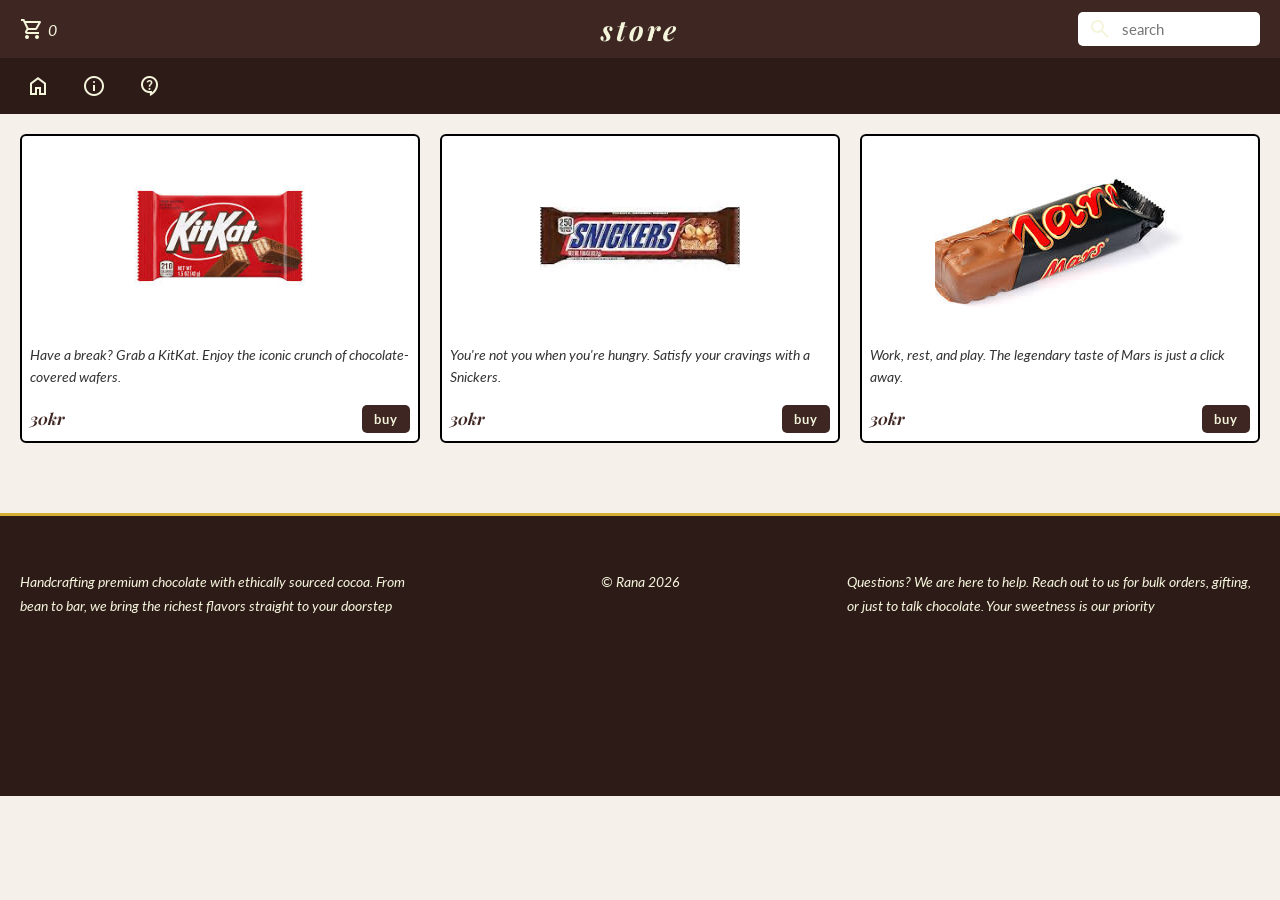
<file: index.html>
<!DOCTYPE html>
<html lang="en">
<head>
    <meta charset="UTF-8">
    <meta name="viewport" content="width=device-width, initial-scale=1.0">
    <title>Chocolate Store</title>
    <link rel="stylesheet" href="css/style.css">
    <link rel="stylesheet" href="https://fonts.googleapis.com/css2?family=Material+Symbols+Outlined" />
    <link rel="apple-touch-icon" sizes="180x180" href="images/apple-touch-icon.png">
    <link rel="icon" type="image/png" sizes="32x32" href="images/favicon-32x32.png">
    <link rel="icon" type="image/png" sizes="16x16" href="images/favicon_io/favicon-16x16.png">
    <link rel="manifest" href="images/site.webmanifest">
</head>

<body>

    <header>
        <h1 id="store">store</h1>

        <a href="html/cart.html" id="icon">
            <span class="material-symbols-outlined">shopping_cart</span>
            <span id="cartcount">0</span>
            <span id="message"></span>
        </a>

        <form onsubmit="searchProduct(event)">
            <div class="search">
                <span class="material-symbols-outlined">search</span>
                <input id="searchInput" class="search-input" type="search" placeholder="search">
            </div>
        </form>
    </header>

    <nav>
        <a href="index.html"><span class="material-symbols-outlined">home</span></a>
        <a href="html/info.html"><span class="material-symbols-outlined">info</span></a>
        <a href="html/contect.html"><span class="material-symbols-outlined">contact_support</span></a>
    </nav>

    <main>
        <div id="kitkat-border">
            <a href="html/kitkat.html">
                <section id="kitkat"></section>
                <p>Have a break? Grab a KitKat. Enjoy the iconic crunch of chocolate-covered wafers.</p>
            </a>
            <div class="buy-section">
                <h3>30kr</h3>
                <button onclick="addToCart('KitKat')">buy</button>
            </div>
        </div>

        <div id="snickers-border">
            <a href="html/snickers.html">
                <section id="snickers"></section>
                <p>You're not you when you're hungry. Satisfy your cravings with a Snickers.</p>
            </a>
            <div class="buy-section">
                <h3>30kr</h3>
                <button onclick="addToCart('snickers')">buy</button>
            </div>
        </div>

        <div id="mars-border">
            <a href="html/mars.html">
                <section id="mars"></section>
                <p>Work, rest, and play. The legendary taste of Mars is just a click away.</p>
            </a>
            <div class="buy-section">
                <h3>30kr</h3>
                <button onclick="addToCart('mars')">buy</button>
            </div>
        </div>
    </main>

    <footer>
        <section>
            <p>Handcrafting premium chocolate with ethically sourced cocoa. From bean to bar, we bring the richest flavors straight to your doorstep</p>
        </section>
        <section>
            <p style="text-align: center">&copy; Rana 2026</p>
        </section>
        <section>
            <p>Questions? We are here to help. Reach out to us for bulk orders, gifting, or just to talk chocolate. Your sweetness is our priority</p>
        </section>
    </footer>

    <script>
        function searchProduct(event) {
            event.preventDefault();
            let input = document.getElementById("searchInput").value.toLowerCase().trim();
            let products = {
                "kitkat":   "html/kitkat.html",
                "snickers": "html/snickers.html",
                "mars":     "html/mars.html"
            };
            if (products[input]) {
                window.location.href = products[input];
            } else {
                alert("Product not found");
            }
        }
    </script>

    <script>
        function getCart() {
            return JSON.parse(localStorage.getItem('chocolateCart') || '[]');
        }

        function saveCart(cart) {
            localStorage.setItem('chocolateCart', JSON.stringify(cart));
        }

        function updateCartDisplay() {
            const cart = getCart();
            document.getElementById("cartcount").innerText = cart.length;
        }

        function addToCart(product) {
            const cart = getCart();
            cart.push(product);
            saveCart(cart);
            updateCartDisplay();
            document.getElementById("message").innerText = product + " added to cart!";
            setTimeout(() => {
                document.getElementById("message").innerText = "";
            }, 2000);
        }

        updateCartDisplay();
    </script>

</body>
</html>
</file>
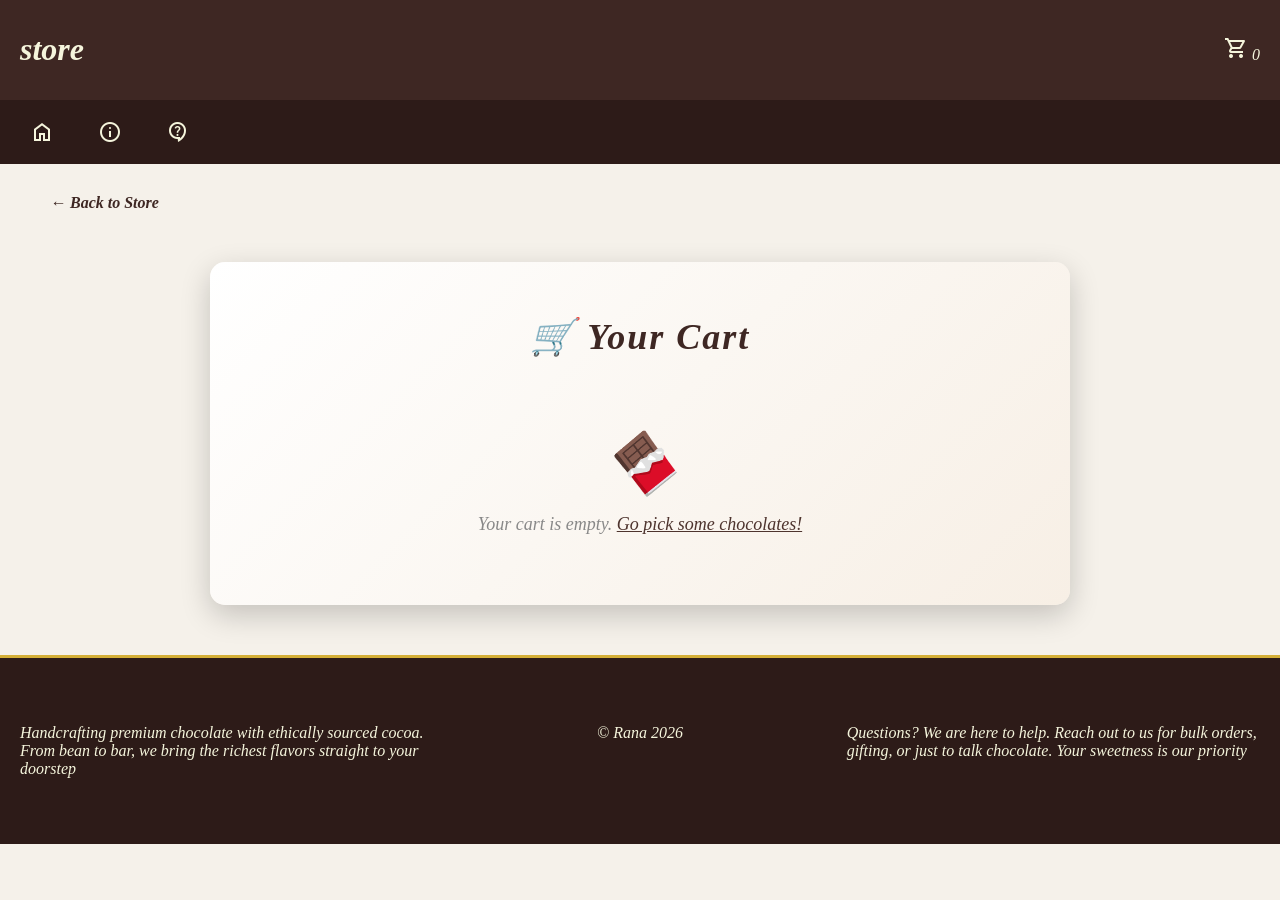
<file: html/cart.html>
<!DOCTYPE html>
<html lang="en">
<head>
    <meta charset="UTF-8">
    <meta name="viewport" content="width=device-width, initial-scale=1.0">
    <title>Your Cart - Chocolate Store</title>
    <link rel="stylesheet" href="../css/cart.css">
    <link rel="stylesheet" href="https://fonts.googleapis.com/css2?family=Material+Symbols+Outlined" />
    <link rel="apple-touch-icon" sizes="180x180" href="../images/apple-touch-icon.png">
    <link rel="icon" type="image/png" sizes="32x32" href="../images/favicon-32x32.png">
    <link rel="icon" type="image/png" sizes="16x16" href="../images/favicon_io/favicon-16x16.png">
    <link rel="manifest" href="../images/site.webmanifest">
</head>
<body>

<header>
    <h1 id="store">store</h1>
    <a href="cart.html" id="icon">
        <span class="material-symbols-outlined">shopping_cart</span>
        <span id="cartcount">0</span>
    </a>
</header>

<nav>
    <a href="../index.html"><span class="material-symbols-outlined">home</span></a>
    <a href="info.html"><span class="material-symbols-outlined">info</span></a>
    <a href="contect.html"><span class="material-symbols-outlined">contact_support</span></a>
</nav>

<a href="../index.html" class="back-link">← Back to Store</a>

<div class="cart-page">
    <h1>🛒 Your Cart</h1>
    <div id="cart-contents"></div>
</div>

<footer>
    <section>
        <p>Handcrafting premium chocolate with ethically sourced cocoa. From bean to bar, we bring the richest flavors straight to your doorstep</p>
    </section>
    <section><p style="text-align: center">&copy; Rana 2026</p></section>
    <section>
        <p>Questions? We are here to help. Reach out to us for bulk orders, gifting, or just to talk chocolate. Your sweetness is our priority</p>
    </section>
</footer>

<script>
    const PRICE = 30;

    const productImages = {
        'KitKat':   '../images/kitkat.jpg',
        'snickers': '../images/snicker.jpg',
        'mars':     '../images/marss.jpg'
    };

    function getCart() {
        return JSON.parse(localStorage.getItem('chocolateCart') || '[]');
    }

    function saveCart(cart) {
        localStorage.setItem('chocolateCart', JSON.stringify(cart));
    }

    function getCartCounts(cart) {
        const counts = {};
        cart.forEach(item => {
            counts[item] = (counts[item] || 0) + 1;
        });
        return counts;
    }

    function renderCart() {
        const cart = getCart();
        const counts = getCartCounts(cart);
        const container = document.getElementById('cart-contents');

        document.getElementById('cartcount').innerText = cart.length;

        if (cart.length === 0) {
            container.innerHTML = `
                <div class="cart-empty">
                    <span>🍫</span>
                    Your cart is empty. <a href="../index.html">Go pick some chocolates!</a>
                </div>`;
            return;
        }

        let html = '';
        let grandTotal = 0;

        Object.entries(counts).forEach(([product, qty]) => {
            const itemTotal = qty * PRICE;
            grandTotal += itemTotal;
            const img = productImages[product] || '';
            html += `
            <div class="cart-item">
                <div class="cart-item-left">
                    <img src="${img}" alt="${product}">
                    <div>
                        <div class="cart-item-name">${product}</div>
                        <div class="cart-item-price">${PRICE} kr each</div>
                    </div>
                </div>
                <div class="cart-item-right">
                    <div class="qty-controls">
                        <button class="qty-btn" onclick="changeQty('${product}', -1)">−</button>
                        <span class="qty-num">${qty}</span>
                        <button class="qty-btn" onclick="changeQty('${product}', 1)">+</button>
                    </div>
                    <div class="item-total">${itemTotal} kr</div>
                    <button class="remove-btn" onclick="removeProduct('${product}')" title="Remove">
                        <span class="material-symbols-outlined">delete</span>
                    </button>
                </div>
            </div>`;
        });

        html += `
        <div class="cart-summary">
            <span class="cart-total-label">Total</span>
            <span class="cart-total-amount">${grandTotal} kr</span>
        </div>
        <button class="checkout-btn" onclick="checkout()">Proceed to Checkout ✓</button>
        <button class="clear-btn" onclick="clearCart()">Clear Cart</button>`;

        container.innerHTML = html;
    }

    function changeQty(product, delta) {
        let cart = getCart();
        if (delta === 1) {
            cart.push(product);
        } else {
            const idx = cart.lastIndexOf(product);
            if (idx !== -1) cart.splice(idx, 1);
        }
        saveCart(cart);
        renderCart();
    }

    function removeProduct(product) {
        let cart = getCart().filter(item => item !== product);
        saveCart(cart);
        renderCart();
    }

    function clearCart() {
        if (confirm('Clear the entire cart?')) {
            saveCart([]);
            renderCart();
        }
    }

    function checkout() {
        alert('Thank you for your order! 🍫');
        saveCart([]);
        renderCart();
    }

    renderCart();
</script>

</body>
</html>
</file>
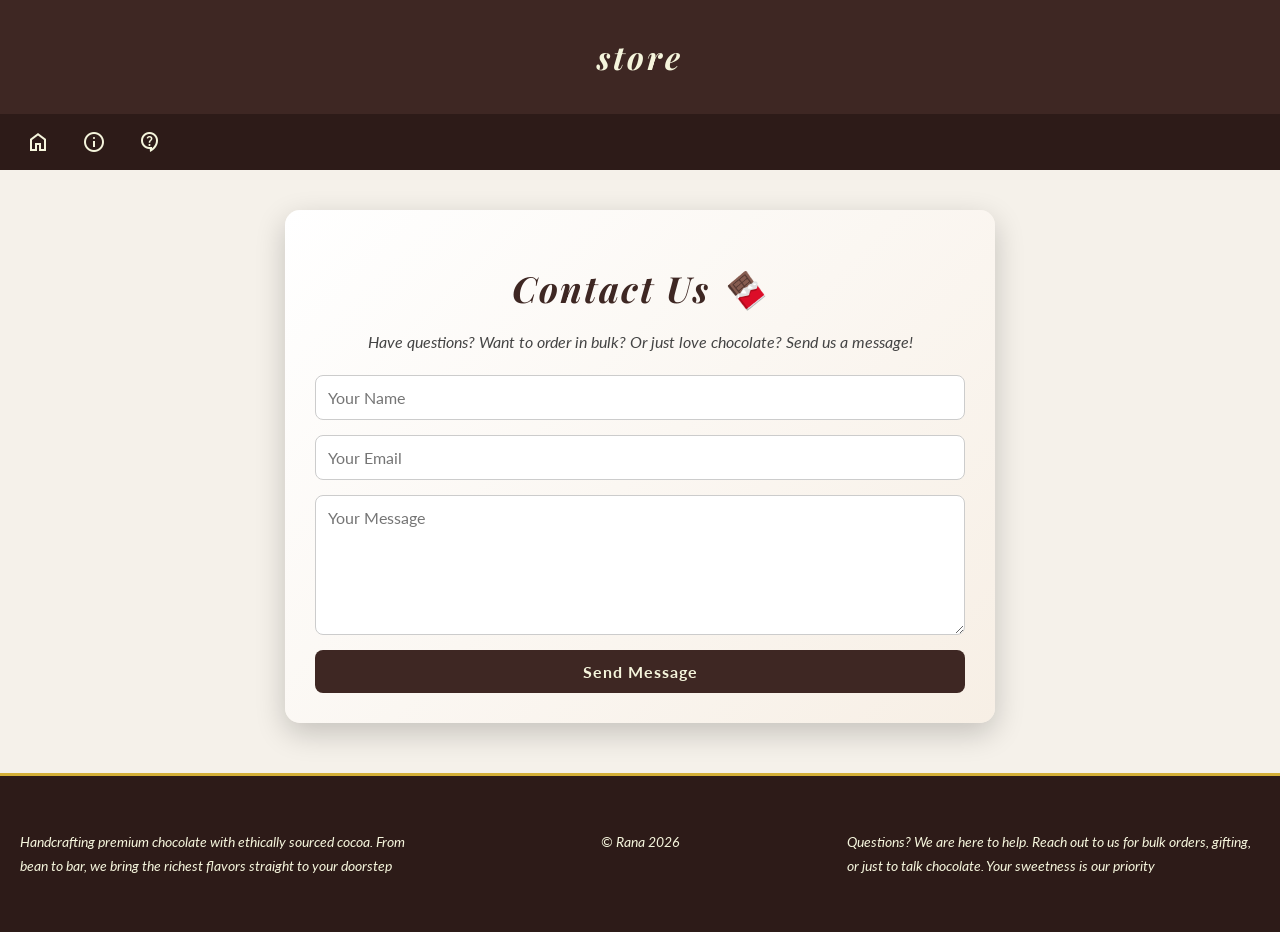
<file: html/contect.html>
<!DOCTYPE html>
<html lang="en">
<head>
    <meta charset="UTF-8">
    <meta name="viewport" content="width=device-width, initial-scale=1.0">
    <title>Contact - Chocolate Store</title>
    <link rel="stylesheet" href="../css/contect.css">
    <link rel="stylesheet" href="https://fonts.googleapis.com/css2?family=Material+Symbols+Outlined" />
    <link rel="apple-touch-icon" sizes="180x180" href="../images/apple-touch-icon.png">
    <link rel="icon" type="image/png" sizes="32x32" href="../images/favicon-32x32.png">
    <link rel="icon" type="image/png" sizes="16x16" href="../images/favicon_io/favicon-16x16.png">
    <link rel="manifest" href="../images/site.webmanifest">
</head>

<body>

<header>
    <h1 id="store">store</h1>
</header>

<nav>
    <a href="../index.html"><span class="material-symbols-outlined">home</span></a>
    <a href="info.html"><span class="material-symbols-outlined">info</span></a>
    <a href="contect.html"><span class="material-symbols-outlined">contact_support</span></a>
</nav>

<main class="contact-page">

    <h1>Contact Us 🍫</h1>

    <p>Have questions? Want to order in bulk? Or just love chocolate? Send us a message!</p>

    <form class="contact-form">
        <input type="text" placeholder="Your Name" required>
        <input type="email" placeholder="Your Email" required>
        <textarea placeholder="Your Message" rows="6" required></textarea>
        <button type="submit">Send Message</button>
    </form>

</main>

<footer>
    <section>
        <p>Handcrafting premium chocolate with ethically sourced cocoa. From bean to bar, we bring the richest flavors straight to your doorstep</p>
    </section>
    <section><p style="text-align: center">&copy; Rana 2026</p></section>
    <section>
        <p>Questions? We are here to help. Reach out to us for bulk orders, gifting, or just to talk chocolate. Your sweetness is our priority</p>
    </section>
</footer>

</body>
</html>
</file>
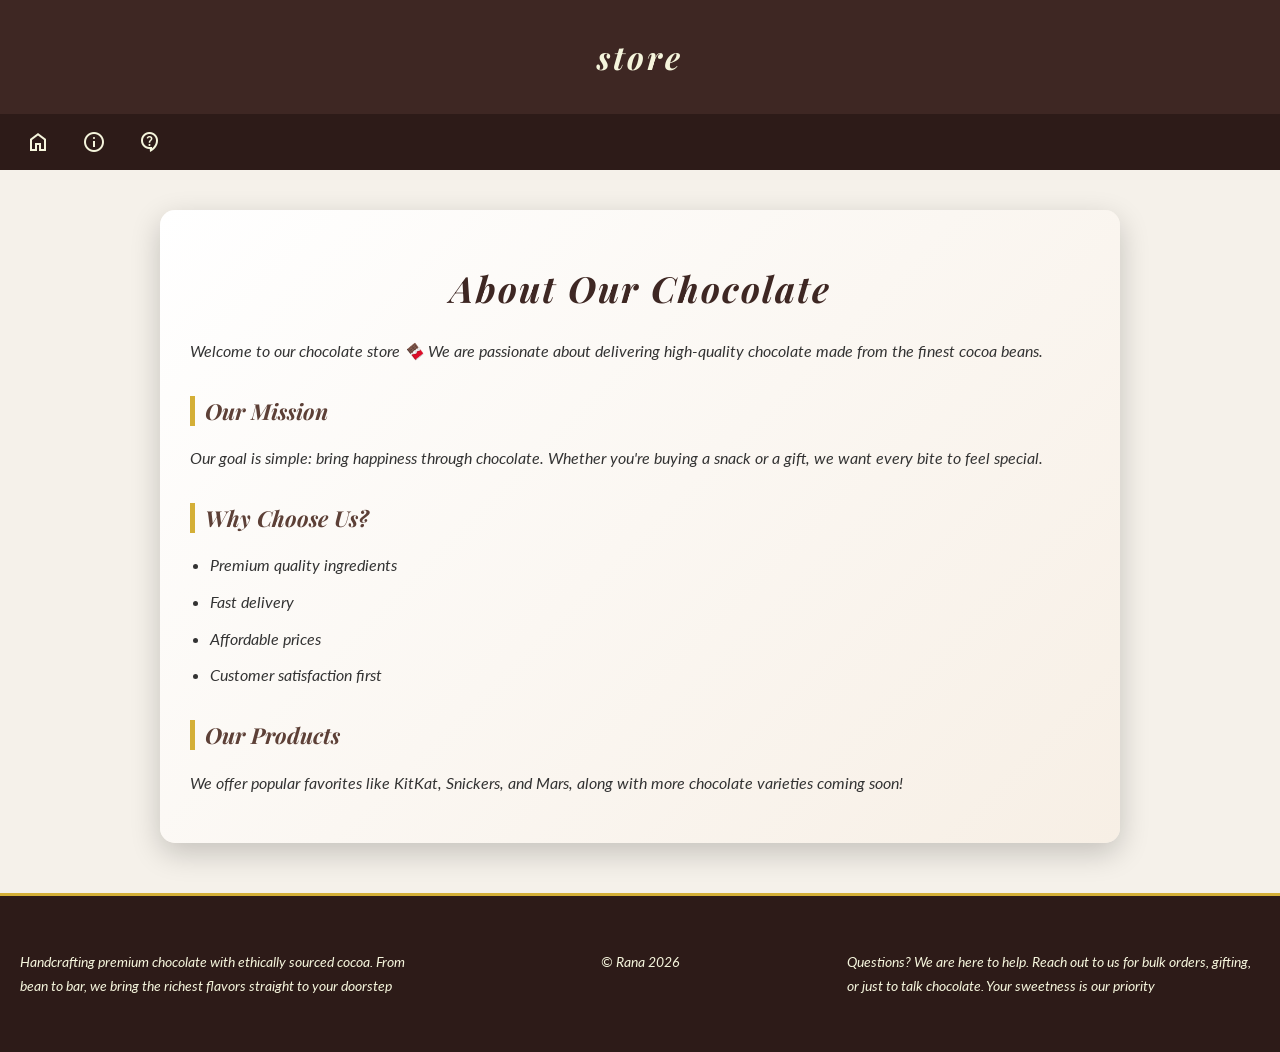
<file: html/info.html>
<!DOCTYPE html>
<html lang="en">
<head>
    <meta charset="UTF-8">
    <meta name="viewport" content="width=device-width, initial-scale=1.0">
    <title>Chocolate Store</title>
    <link rel="stylesheet" href="../css/info.css">
    <link rel="stylesheet" href="https://fonts.googleapis.com/css2?family=Material+Symbols+Outlined" />
    <link rel="apple-touch-icon" sizes="180x180" href="../images/apple-touch-icon.png">
    <link rel="icon" type="image/png" sizes="32x32" href="../images/favicon-32x32.png">
    <link rel="icon" type="image/png" sizes="16x16" href="../images/favicon_io/favicon-16x16.png">
    <link rel="manifest" href="../images/site.webmanifest">
</head>
<body>

<header>
    <h1 id="store">store</h1>
</header>

<nav>
    <a href="../index.html"><span class="material-symbols-outlined">home</span></a>
    <a href="info.html"><span class="material-symbols-outlined">info</span></a>
    <a href="contect.html"><span class="material-symbols-outlined">contact_support</span></a>
</nav>

<main class="info-page">

    <h1>About Our Chocolate</h1>

    <p>
        Welcome to our chocolate store 🍫  
        We are passionate about delivering high-quality chocolate made from the finest cocoa beans.
    </p>

    <h2>Our Mission</h2>
    <p>
        Our goal is simple: bring happiness through chocolate.  
        Whether you're buying a snack or a gift, we want every bite to feel special.
    </p>

    <h2>Why Choose Us?</h2>
    <ul>
        <li>Premium quality ingredients</li>
        <li>Fast delivery</li>
        <li>Affordable prices</li>
        <li>Customer satisfaction first</li>
    </ul>

    <h2>Our Products</h2>
    <p>
        We offer popular favorites like KitKat, Snickers, and Mars,  
        along with more chocolate varieties coming soon!
    </p>

</main>

<footer>
    <section>
        <p>Handcrafting premium chocolate with ethically sourced cocoa. From bean to bar, we bring the richest flavors straight to your doorstep</p>
    </section>
    <section><p style="text-align: center">&copy; Rana 2026</p></section>
    <section>
        <p>Questions? We are here to help. Reach out to us for bulk orders, gifting, or just to talk chocolate. Your sweetness is our priority</p>
    </section>
</footer>

</body>
</html>
</file>
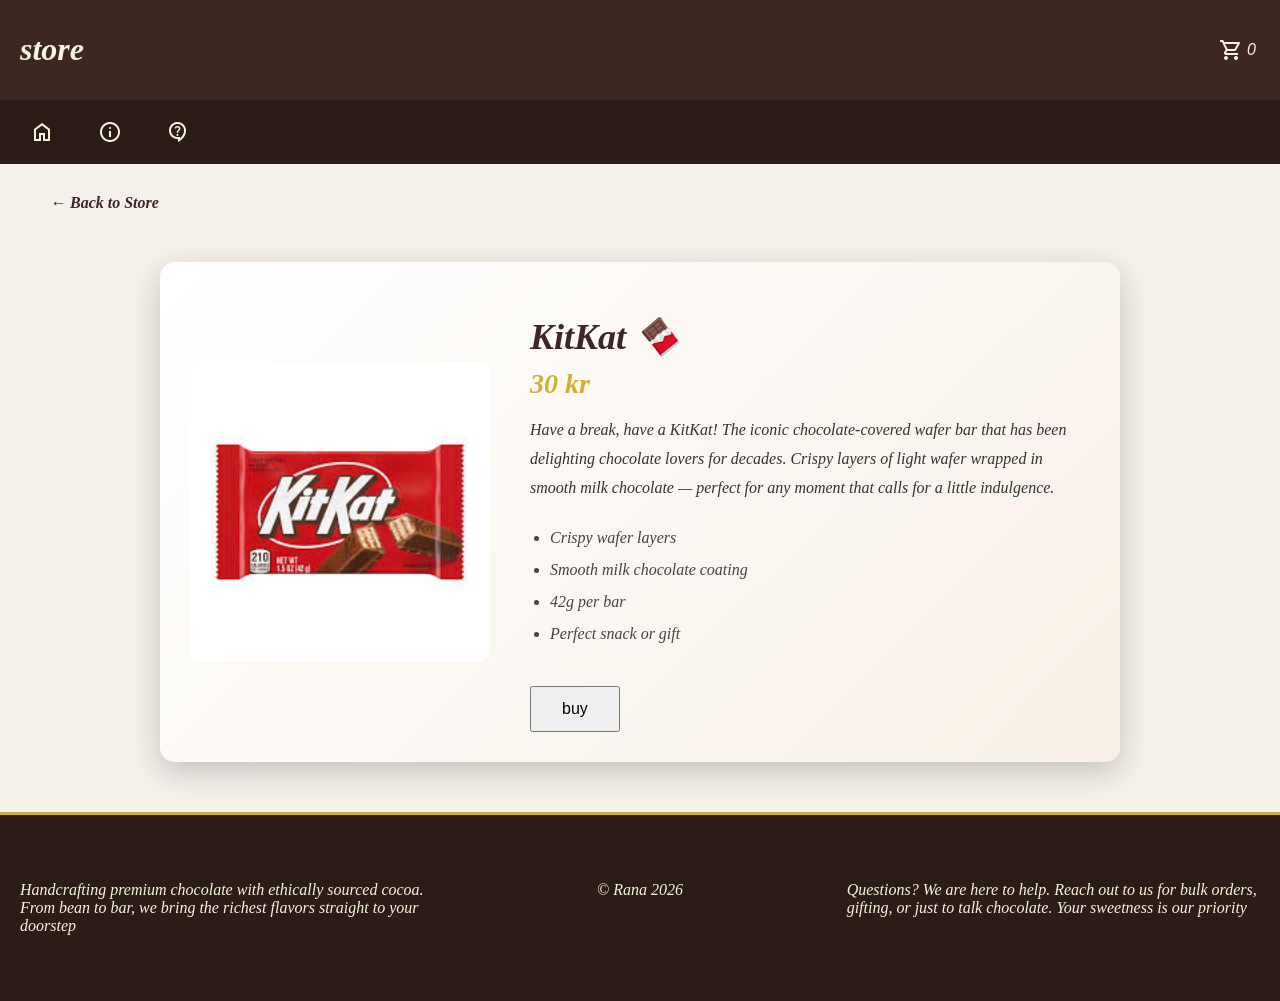
<file: html/kitkat.html>
<!DOCTYPE html>
<html lang="en">
<head>
    <meta charset="UTF-8">
    <meta name="viewport" content="width=device-width, initial-scale=1.0">
    <title>KitKat - Chocolate Store</title>
    <link rel="stylesheet" href="../css/kitkat.css">
    <link rel="stylesheet" href="https://fonts.googleapis.com/css2?family=Material+Symbols+Outlined" />
    <link rel="apple-touch-icon" sizes="180x180" href="../images/apple-touch-icon.png">
    <link rel="icon" type="image/png" sizes="32x32" href="../images/favicon-32x32.png">
    <link rel="icon" type="image/png" sizes="16x16" href="../images/favicon_io/favicon-16x16.png">
    <link rel="manifest" href="../images/site.webmanifest">
</head>
<body>

<header>
    <h1 id="store">store</h1>
    <a href="cart.html" id="icon">
        <span class="material-symbols-outlined">shopping_cart</span>
        <span id="cartcount">0</span>
        <span id="message"></span>
    </a>
</header>

<nav>
    <a href="../index.html"><span class="material-symbols-outlined">home</span></a>
    <a href="info.html"><span class="material-symbols-outlined">info</span></a>
    <a href="contect.html"><span class="material-symbols-outlined">contact_support</span></a>
</nav>

<a href="../index.html" class="back-link">← Back to Store</a>

<div class="product-page">
    <img class="product-image" src="../images/kitkat.jpg" alt="KitKat chocolate bar">
    <div class="product-info">
        <h1>KitKat 🍫</h1>
        <div class="price">30 kr</div>
        <p>
            Have a break, have a KitKat! The iconic chocolate-covered wafer bar that has been delighting chocolate lovers for decades.
            Crispy layers of light wafer wrapped in smooth milk chocolate — perfect for any moment that calls for a little indulgence.
        </p>
        <ul>
            <li>Crispy wafer layers</li>
            <li>Smooth milk chocolate coating</li>
            <li>42g per bar</li>
            <li>Perfect snack or gift</li>
        </ul>
        <button onclick="addToCart('KitKat')">buy</button>
    </div>
</div>

<footer>
    <section>
        <p>Handcrafting premium chocolate with ethically sourced cocoa. From bean to bar, we bring the richest flavors straight to your doorstep</p>
    </section>
    <section><p style="text-align: center">&copy; Rana 2026</p></section>
    <section>
        <p>Questions? We are here to help. Reach out to us for bulk orders, gifting, or just to talk chocolate. Your sweetness is our priority</p>
    </section>
</footer>

<script>
    function getCart() {
        return JSON.parse(localStorage.getItem('chocolateCart') || '[]');
    }

    function saveCart(cart) {
        localStorage.setItem('chocolateCart', JSON.stringify(cart));
    }

    function updateCartDisplay() {
        const cart = getCart();
        document.getElementById("cartcount").innerText = cart.length;
    }

    function addToCart(product) {
        const cart = getCart();
        cart.push(product);
        saveCart(cart);
        updateCartDisplay();
        document.getElementById("message").innerText = product + " added to cart!";
        setTimeout(() => {
            document.getElementById("message").innerText = "";
        }, 2000);
    }

    updateCartDisplay();
</script>

</body>
</html>
</file>
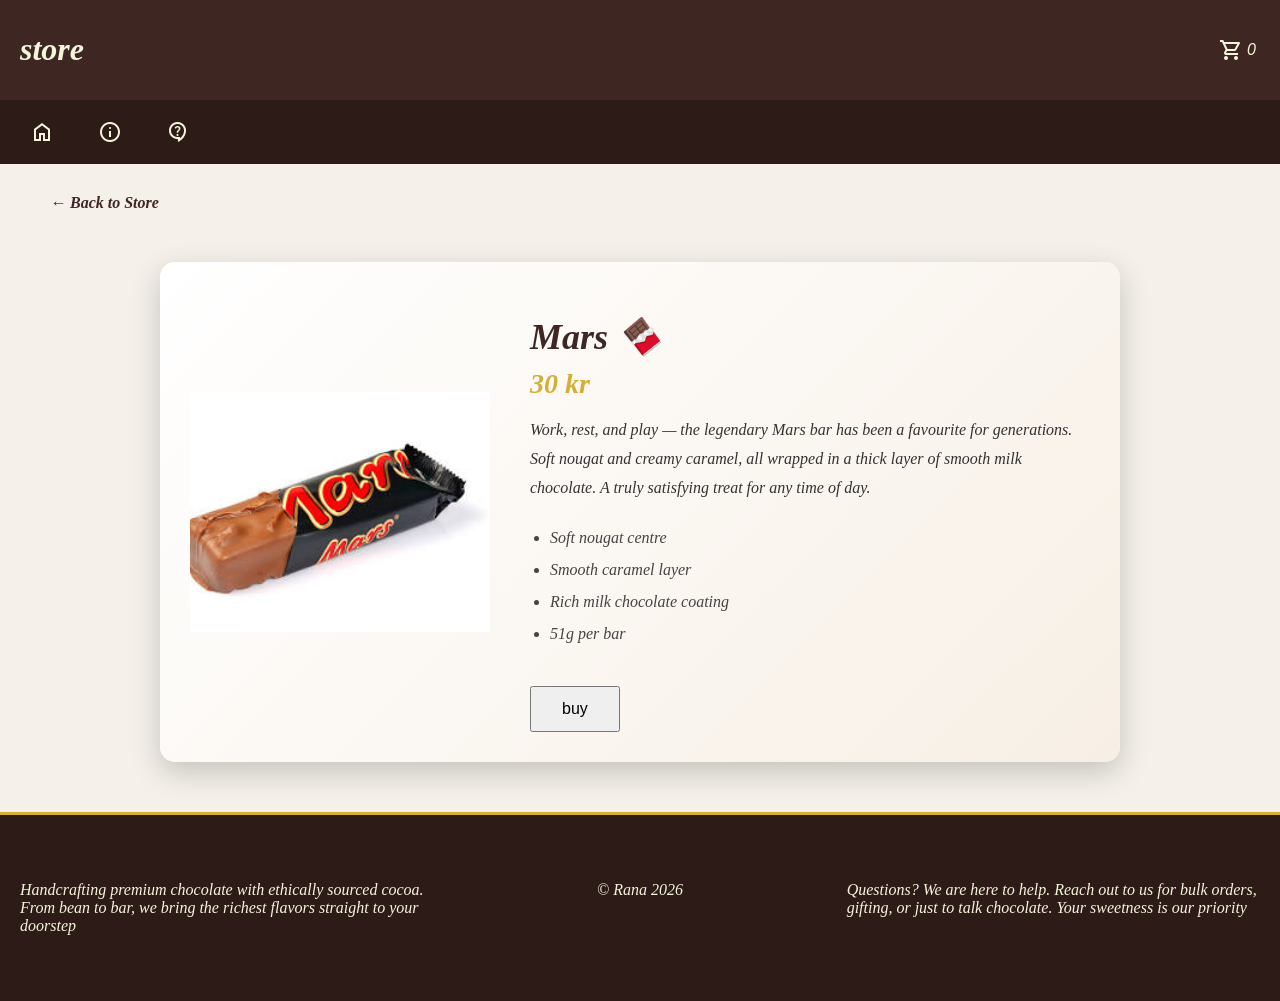
<file: html/mars.html>
<!DOCTYPE html>
<html lang="en">
<head>
    <meta charset="UTF-8">
    <meta name="viewport" content="width=device-width, initial-scale=1.0">
    <title>Mars - Chocolate Store</title>
    <link rel="stylesheet" href="../css/mars.css">
    <link rel="stylesheet" href="https://fonts.googleapis.com/css2?family=Material+Symbols+Outlined" />
    <link rel="apple-touch-icon" sizes="180x180" href="../images/apple-touch-icon.png">
    <link rel="icon" type="image/png" sizes="32x32" href="../images/favicon-32x32.png">
    <link rel="icon" type="image/png" sizes="16x16" href="../images/favicon_io/favicon-16x16.png">
    <link rel="manifest" href="../images/site.webmanifest">
</head>
<body>

<header>
    <h1 id="store">store</h1>
    <a href="cart.html" id="icon">
        <span class="material-symbols-outlined">shopping_cart</span>
        <span id="cartcount">0</span>
        <span id="message"></span>
    </a>
</header>

<nav>
    <a href="../index.html"><span class="material-symbols-outlined">home</span></a>
    <a href="info.html"><span class="material-symbols-outlined">info</span></a>
    <a href="contect.html"><span class="material-symbols-outlined">contact_support</span></a>
</nav>

<a href="../index.html" class="back-link">← Back to Store</a>

<div class="product-page">
    <img class="product-image" src="../images/marss.jpg" alt="Mars chocolate bar">
    <div class="product-info">
        <h1>Mars 🍫</h1>
        <div class="price">30 kr</div>
        <p>
            Work, rest, and play — the legendary Mars bar has been a favourite for generations.
            Soft nougat and creamy caramel, all wrapped in a thick layer of smooth milk chocolate.
            A truly satisfying treat for any time of day.
        </p>
        <ul>
            <li>Soft nougat centre</li>
            <li>Smooth caramel layer</li>
            <li>Rich milk chocolate coating</li>
            <li>51g per bar</li>
        </ul>
        <button onclick="addToCart('mars')">buy</button>
    </div>
</div>

<footer>
    <section>
        <p>Handcrafting premium chocolate with ethically sourced cocoa. From bean to bar, we bring the richest flavors straight to your doorstep</p>
    </section>
    <section><p style="text-align: center">&copy; Rana 2026</p></section>
    <section>
        <p>Questions? We are here to help. Reach out to us for bulk orders, gifting, or just to talk chocolate. Your sweetness is our priority</p>
    </section>
</footer>

<script>
    function getCart() {
        return JSON.parse(localStorage.getItem('chocolateCart') || '[]');
    }

    function saveCart(cart) {
        localStorage.setItem('chocolateCart', JSON.stringify(cart));
    }

    function updateCartDisplay() {
        const cart = getCart();
        document.getElementById("cartcount").innerText = cart.length;
    }

    function addToCart(product) {
        const cart = getCart();
        cart.push(product);
        saveCart(cart);
        updateCartDisplay();
        document.getElementById("message").innerText = product + " added to cart!";
        setTimeout(() => {
            document.getElementById("message").innerText = "";
        }, 2000);
    }

    updateCartDisplay();
</script>

</body>
</html>
</file>
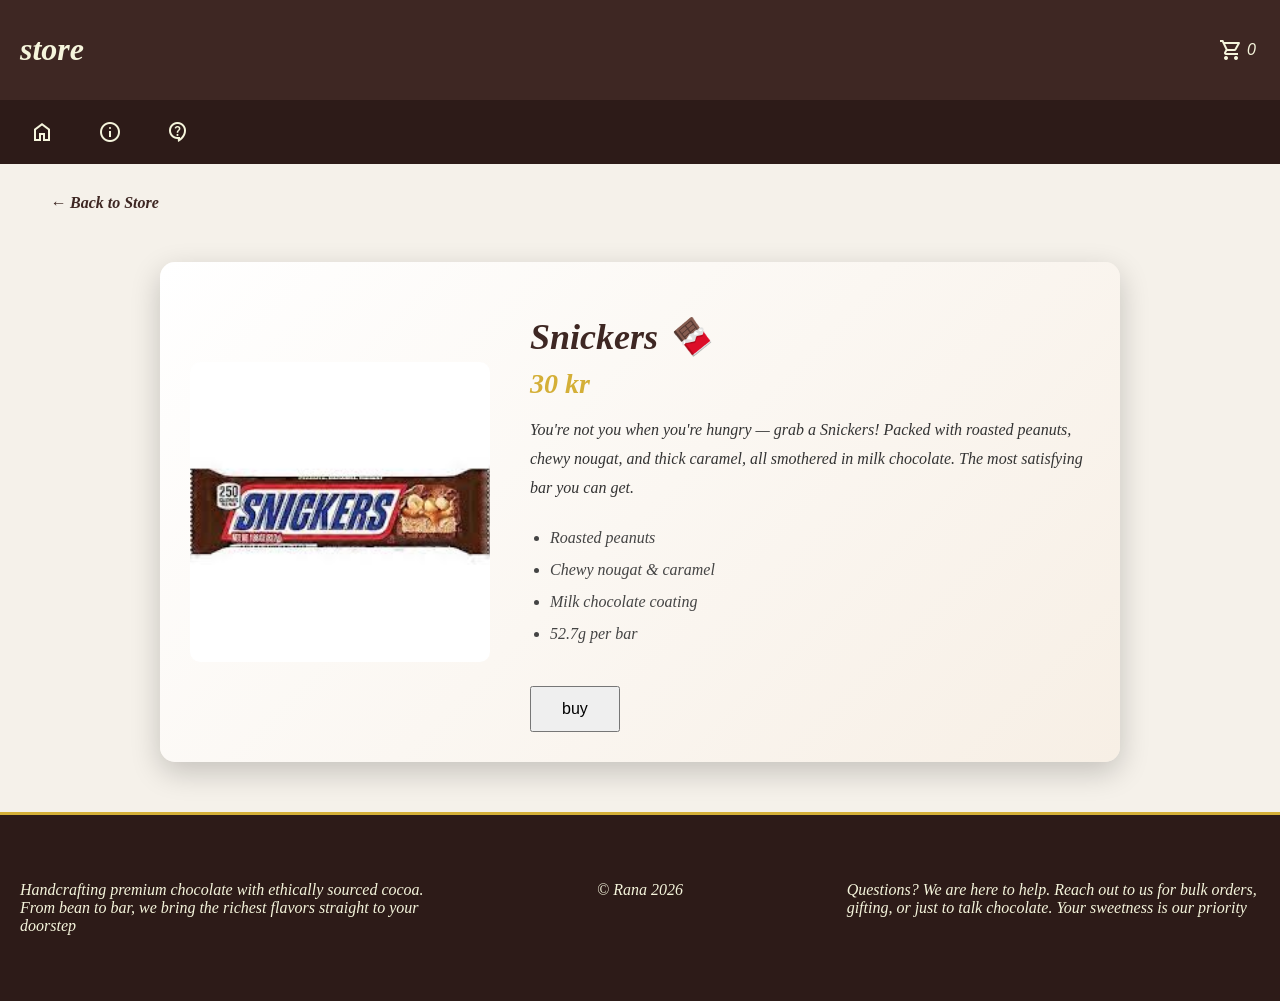
<file: html/snickers.html>
<!DOCTYPE html>
<html lang="en">
<head>
    <meta charset="UTF-8">
    <meta name="viewport" content="width=device-width, initial-scale=1.0">
    <title>Snickers - Chocolate Store</title>
    <link rel="stylesheet" href="../css/snickers.css">
    <link rel="stylesheet" href="https://fonts.googleapis.com/css2?family=Material+Symbols+Outlined" />
    <link rel="apple-touch-icon" sizes="180x180" href="../images/apple-touch-icon.png">
    <link rel="icon" type="image/png" sizes="32x32" href="../images/favicon-32x32.png">
    <link rel="icon" type="image/png" sizes="16x16" href="../images/favicon_io/favicon-16x16.png">
    <link rel="manifest" href="../images/site.webmanifest">
</head>
<body>

<header>
    <h1 id="store">store</h1>
    <a href="cart.html" id="icon">
        <span class="material-symbols-outlined">shopping_cart</span>
        <span id="cartcount">0</span>
        <span id="message"></span>
    </a>
</header>

<nav>
    <a href="../index.html"><span class="material-symbols-outlined">home</span></a>
    <a href="info.html"><span class="material-symbols-outlined">info</span></a>
    <a href="contect.html"><span class="material-symbols-outlined">contact_support</span></a>
</nav>

<a href="../index.html" class="back-link">← Back to Store</a>

<div class="product-page">
    <img class="product-image" src="../images/snicker.jpg" alt="Snickers chocolate bar">
    <div class="product-info">
        <h1>Snickers 🍫</h1>
        <div class="price">30 kr</div>
        <p>
            You're not you when you're hungry — grab a Snickers! Packed with roasted peanuts,
            chewy nougat, and thick caramel, all smothered in milk chocolate.
            The most satisfying bar you can get.
        </p>
        <ul>
            <li>Roasted peanuts</li>
            <li>Chewy nougat & caramel</li>
            <li>Milk chocolate coating</li>
            <li>52.7g per bar</li>
        </ul>
        <button onclick="addToCart('snickers')">buy</button>
    </div>
</div>

<footer>
    <section>
        <p>Handcrafting premium chocolate with ethically sourced cocoa. From bean to bar, we bring the richest flavors straight to your doorstep</p>
    </section>
    <section><p style="text-align: center">&copy; Rana 2026</p></section>
    <section>
        <p>Questions? We are here to help. Reach out to us for bulk orders, gifting, or just to talk chocolate. Your sweetness is our priority</p>
    </section>
</footer>

<script>
    function getCart() {
        return JSON.parse(localStorage.getItem('chocolateCart') || '[]');
    }

    function saveCart(cart) {
        localStorage.setItem('chocolateCart', JSON.stringify(cart));
    }

    function updateCartDisplay() {
        const cart = getCart();
        document.getElementById("cartcount").innerText = cart.length;
    }

    function addToCart(product) {
        const cart = getCart();
        cart.push(product);
        saveCart(cart);
        updateCartDisplay();
        document.getElementById("message").innerText = product + " added to cart!";
        setTimeout(() => {
            document.getElementById("message").innerText = "";
        }, 2000);
    }

    updateCartDisplay();
</script>

</body>
</html>
</file>
<file: css/style.css>
@charset "UTF-8";

@import url('https://fonts.googleapis.com/css2?family=Playfair+Display:wght@600;700&family=Lato:wght@400;700&display=swap');

body {
    margin: 0;
    background: #f5f1ea;
    font-style: italic;
    text-decoration: wavy;
}

/* ── HEADER ── */
header {
    background: #3E2723;
    color: #F5F5DC;
    display: flex;
    align-items: center;
    justify-content: space-between;
    padding: 12px 20px;
    position: relative;
    gap: 10px;
    text-decoration: wavy;
    font-style: italic;
}

#store {
    position: absolute;
    left: 50%;
    transform: translateX(-50%);
    margin: 0;
    font-family: 'Playfair Display', serif;
    font-size: 28px;
    letter-spacing: 3px;
}

#icon {
    color: #F5F5DC;
    text-decoration: none;
    font-family: 'Lato', sans-serif;
    display: flex;
    align-items: center;
    gap: 4px;
}

.search {
    display: flex;
    align-items: center;
    background: #FFFFFF;
    padding: 5px 10px;
    border-radius: 5px;
}

.search-input {
    border: none;
    outline: none;
    font-size: 15px;
    font-family: 'Lato', sans-serif;
    margin-left: 8px;
    width: 130px;
}

/* ── NAV ── */
nav {
    background: #2D1B18;
    padding: 8px 10px;
    display: flex;
    flex-wrap: wrap;
}

nav a {
    background: transparent;
    color: #F5F5DC;
    text-decoration: none;
    padding: 8px 16px;
    display: inline-flex;
    align-items: center;
    gap: 6px;
    transition: 0.3s;
    font-family: 'Lato', sans-serif;
    font-weight: 700;
    letter-spacing: 1px;
}

nav a:hover {
    background: #3E2723;
    color: #D4AF37;
    border-radius: 5px;
}

/* ── MAIN PRODUCT GRID ── */
main {
    margin: 0;
    padding: 20px;
    display: grid;
    grid-template-columns: repeat(3, 1fr);
    gap: 20px;
    box-sizing: border-box;
}

main a {
    display: block;
    text-decoration: none;
    color: inherit;
}

main p {
    font-family: 'Lato', sans-serif;
    font-size: 14px;
    color: #333;
    line-height: 1.6;
    padding: 0 8px;
    margin: 8px 0;
}

section {
    height: 200px;
    border-radius: 2px;
}

/* ── PRODUCT CARDS ── */
#kitkat-border,
#snickers-border,
#mars-border {
    border: 2px solid black;
    border-radius: 6px;
    overflow: hidden;
    background: #fff;
}

#kitkat {
    background: url("../images/kitkat.jpg");
    background-size: contain;
    background-repeat: no-repeat;
    background-position: center;
}

#snickers {
    background: url("../images/snicker.jpg");
    background-size: contain;
    background-repeat: no-repeat;
    background-position: center;
}

#mars {
    background: url("../images/marss.jpg");
    background-size: contain;
    background-repeat: no-repeat;
    background-position: center;
}

.buy-section {
    display: flex;
    justify-content: space-between;
    align-items: center;
    padding: 8px;
}

.buy-section h3 {
    font-family: 'Playfair Display', serif;
    color: #3E2723;
    margin: 0;
    font-size: 16px;
}

/* ── BUTTONS ── */
button {
    padding: 6px 12px;
    background: #3E2723;
    color: #F5F5DC;
    border: none;
    border-radius: 5px;
    cursor: pointer;
    font-family: 'Lato', sans-serif;
    font-weight: 700;
    letter-spacing: 1px;
}

button:hover {
    background: #5D4037;
}

/* ── FOOTER ── */
footer {
    display: grid;
    grid-template-columns: 1fr 1fr 1fr;
    background-color: #2D1B18;
    color: #F5F5DC;
    padding: 40px 20px;
    margin-top: 50px;
    border-top: 3px solid #D4AF37;
    font-family: 'Lato', sans-serif;
    font-size: 14px;
    line-height: 1.7;
}

/* ── TABLET (max 900px): 2 columns ── */
@media (max-width: 900px) {
    main {
        grid-template-columns: repeat(2, 1fr);
    }
}

/* ── MOBILE (max 600px): 1 column, stacked header ── */
@media (max-width: 600px) {

    header {
        flex-direction: column;
        align-items: center;
        padding: 10px 15px;
        gap: 10px;
    }

    #store {
        position: static;
        transform: none;
        font-size: 24px;
        text-align: center;
    }

    #icon {
        position: absolute;
        top: 14px;
        right: 15px;
    }

    .search {
        width: 100%;
        box-sizing: border-box;
    }

    .search-input {
        width: 100%;
    }

    main {
        grid-template-columns: 1fr;
        padding: 15px;
    }

    section {
        height: 220px;
    }

    footer {
        grid-template-columns: 1fr;
        text-align: center;
        gap: 20px;
        padding: 30px 15px;
    }
}
</file>
<file: css/cart.css>
@charset "UTF-8";

body {
    margin: 0;
    background: #f5f1ea;
    text-decoration: wavy;
    font-style: italic;
}

header {
    background: #3E2723;
    color: #F5F5DC;

    display: flex;
    align-items: center;
    justify-content: space-between;

    padding: 10px 20px;
}
footer{
    display: grid;
    grid-template-columns: 1fr 1fr 1fr;
    background-color: #2D1B18; 
    color: #F5F5DC;           
    padding: 50px 20px;      
    margin-top: 50px;         
    border-top: 3px solid #D4AF37; 
  }


  #icon {
    color: #F5F5DC;   /* changes cart icon color */
    text-decoration: none;
    position: relative;
}

#icon:hover {
    color: #D4AF37;   /* hover color */
}

  nav {
    background: #2D1B18;
    padding: 10px;
}

nav a {
    background: transparent;
    color: #F5F5DC;
    text-decoration: none;
    padding: 10px 20px;
    display: inline-flex;
    align-items: center;
    gap: 8px;
    transition: 0.3s;
}

nav a:hover {
    background: #3E2723;
    color: #D4AF37;
    border-radius: 5px;
}

a{
    color: #4E342E;
}

.cart-page {
    max-width: 800px;
    margin: 50px auto;
    padding: 30px;
    background: linear-gradient(135deg, #ffffff, #f7efe5);
    border-radius: 15px;
    box-shadow: 0 10px 30px rgba(0,0,0,0.2);
}

.cart-page h1 {
    text-align: center;
    font-size: 36px;
    color: #3E2723;
    margin-bottom: 30px;
    letter-spacing: 2px;
}

.cart-empty {
    text-align: center;
    color: #888;
    font-size: 18px;
    padding: 40px 0;
}

.cart-empty span {
    font-size: 60px;
    display: block;
    margin-bottom: 15px;
}

.cart-item {
    display: flex;
    align-items: center;
    justify-content: space-between;
    padding: 15px;
    margin-bottom: 12px;
    background: #fff;
    border-radius: 10px;
    box-shadow: 0 2px 8px rgba(0,0,0,0.08);
    border-left: 4px solid #D4AF37;
}

.cart-item-left {
    display: flex;
    align-items: center;
    gap: 15px;
}

.cart-item img {
    width: 70px;
    height: 70px;
    object-fit: contain;
    border-radius: 8px;
    background: #f5f1ea;
}

.cart-item-name {
    font-size: 18px;
    font-weight: bold;
    color: #3E2723;
}

.cart-item-price {
    font-size: 15px;
    color: #888;
    margin-top: 4px;
}

.cart-item-right {
    display: flex;
    align-items: center;
    gap: 12px;
}

.qty-controls {
    display: flex;
    align-items: center;
    gap: 8px;
}

.qty-btn {
    width: 30px;
    height: 30px;
    border-radius: 50%;
    border: none;
    background: #3E2723;
    color: #F5F5DC;
    font-size: 18px;
    cursor: pointer;
    display: flex;
    align-items: center;
    justify-content: center;
    padding: 0;
    line-height: 1;
}

.qty-btn:hover {
    background: #5D4037;
}

.qty-num {
    font-size: 16px;
    font-weight: bold;
    color: #3E2723;
    min-width: 20px;
    text-align: center;
}

.item-total {
    font-size: 16px;
    font-weight: bold;
    color: #D4AF37;
    min-width: 55px;
    text-align: right;
}

.remove-btn {
    background: none;
    border: none;
    cursor: pointer;
    color: #c0392b;
    padding: 4px;
    display: flex;
    align-items: center;
}

.remove-btn:hover {
    color: #e74c3c;
    background: none;
}

.cart-summary {
    margin-top: 30px;
    padding-top: 20px;
    border-top: 2px solid #D4AF37;
    display: flex;
    justify-content: space-between;
    align-items: center;
}

.cart-total-label {
    font-size: 20px;
    font-weight: bold;
    color: #3E2723;
}

.cart-total-amount {
    font-size: 26px;
    font-weight: bold;
    color: #D4AF37;
}

.checkout-btn {
    display: block;
    width: 100%;
    margin-top: 20px;
    padding: 14px;
    font-size: 18px;
    background: #3E2723;
    color: #F5F5DC;
    border: none;
    border-radius: 10px;
    cursor: pointer;
    transition: 0.3s;
}

.checkout-btn:hover {
    background: #5D4037;
}

.clear-btn {
    display: block;
    width: 100%;
    margin-top: 10px;
    padding: 10px;
    font-size: 15px;
    background: transparent;
    color: #c0392b;
    border: 2px solid #c0392b;
    border-radius: 10px;
    cursor: pointer;
    transition: 0.3s;
}

.clear-btn:hover {
    background: #c0392b;
    color: #fff;
}

.back-link {
    display: inline-block;
    margin: 30px 50px 0;
    color: #3E2723;
    text-decoration: none;
    font-weight: bold;
}

.back-link:hover {
    text-decoration: underline;
}

@media (max-width: 768px) {
    .cart-page {
        margin: 20px;
        padding: 20px;
    }
    .cart-item {
        flex-direction: column;
        align-items: flex-start;
        gap: 10px;
    }
    .cart-item-right {
        width: 100%;
        justify-content: space-between;
    }
}
</file>
<file: css/contect.css>
@charset "UTF-8";

@import url('https://fonts.googleapis.com/css2?family=Playfair+Display:wght@600;700&family=Lato:wght@400;700&display=swap');

body {
    margin: 0;
    background: #f5f1ea;
    text-decoration: wavy;
    font-style: italic;
}

header {
    background: #3E2723;
    color: #F5F5DC;
    text-align: center;
    padding: 14px;
    font-family: 'Playfair Display', serif;
    letter-spacing: 3px;
}

nav {
    background: #2D1B18;
    padding: 8px 10px;
    display: flex;
    flex-wrap: wrap;
}

nav a {
    background: transparent;
    color: #F5F5DC;
    text-decoration: none;
    padding: 8px 16px;
    display: inline-flex;
    align-items: center;
    gap: 6px;
    transition: 0.3s;
    font-family: 'Lato', sans-serif;
    font-weight: 700;
    letter-spacing: 1px;
}

nav a:hover {
    background: #3E2723;
    color: #D4AF37;
    border-radius: 5px;
}

footer {
    display: grid;
    grid-template-columns: 1fr 1fr 1fr;
    background-color: #2D1B18;
    color: #F5F5DC;
    border-top: 3px solid #D4AF37;
    padding: 40px 20px;
    margin-top: 50px;
    font-family: 'Lato', sans-serif;
    font-size: 14px;
    line-height: 1.7;
}

.contact-page {
    max-width: 650px;
    margin: 40px auto;
    padding: 30px;
    border-radius: 15px;
    box-shadow: 0 10px 30px rgba(0,0,0,0.2);
    text-align: center;
    background: linear-gradient(135deg, #ffffff, #f7efe5);
}

.contact-page h1 {
    color: #3E2723;
    margin-bottom: 10px;
    font-family: 'Playfair Display', serif;
    font-size: 36px;
    letter-spacing: 2px;
}

.contact-page p {
    margin-bottom: 20px;
    color: #444;
    font-family: 'Lato', sans-serif;
    font-size: 16px;
    line-height: 1.7;
}

.contact-form {
    display: flex;
    flex-direction: column;
    gap: 15px;
}

.contact-form input,
.contact-form textarea {
    padding: 12px;
    border: 1px solid #ccc;
    border-radius: 8px;
    font-size: 16px;
    font-family: 'Lato', sans-serif;
    outline: none;
    width: 100%;
    box-sizing: border-box;
}

.contact-form button {
    padding: 12px;
    background: #3E2723;
    color: #F5F5DC;
    border: none;
    border-radius: 8px;
    cursor: pointer;
    transition: 0.3s;
    font-family: 'Lato', sans-serif;
    font-weight: 700;
    font-size: 16px;
    letter-spacing: 1px;
}

.contact-form button:hover {
    background: #5D4037;
}

/* ── MOBILE ── */
@media (max-width: 600px) {
    .contact-page {
        margin: 20px 15px;
        padding: 20px;
    }

    .contact-page h1 {
        font-size: 26px;
    }

    footer {
        grid-template-columns: 1fr;
        text-align: center;
        gap: 20px;
        padding: 30px 15px;
    }
}
</file>
<file: css/info.css>
@charset "UTF-8";

@import url('https://fonts.googleapis.com/css2?family=Playfair+Display:wght@600;700&family=Lato:wght@400;700&display=swap');

body {
    margin: 0;
    background: #f5f1ea;
    font-family: 'Lato', sans-serif;
     text-decoration: wavy;
    font-style: italic;
}


header {
    background: #3E2723;
    color: #F5F5DC;
    text-align: center;
    padding: 14px;
    font-family: 'Playfair Display', serif;
    letter-spacing: 3px;
}

nav {
    background: #2D1B18;
    padding: 8px 10px;
    display: flex;
    flex-wrap: wrap;
}

nav a {
    background: transparent;
    color: #F5F5DC;
    text-decoration: none;
    padding: 8px 16px;
    display: inline-flex;
    align-items: center;
    gap: 6px;
    transition: 0.3s;
    font-family: 'Lato', sans-serif;
    font-weight: 700;
    letter-spacing: 1px;
}

nav a:hover {
    background: #3E2723;
    color: #D4AF37;
    border-radius: 5px;
}

.info-page {
    max-width: 900px;
    margin: 40px auto;
    padding: 30px;
    background: linear-gradient(135deg, #ffffff, #f7efe5);
    border-radius: 15px;
    box-shadow: 0 10px 30px rgba(0,0,0,0.2);
}

.info-page h1 {
    text-align: center;
    font-size: 36px;
    margin-bottom: 25px;
    color: #3E2723;
    letter-spacing: 2px;
    font-family: 'Playfair Display', serif;
}

.info-page h2 {
    margin-top: 30px;
    color: #5D4037;
    border-left: 5px solid #D4AF37;
    padding-left: 10px;
    font-family: 'Playfair Display', serif;
    font-size: 22px;
}

.info-page p {
    line-height: 1.8;
    font-size: 16px;
    color: #333;
    font-family: 'Lato', sans-serif;
}

.info-page ul {
    margin-top: 10px;
    padding-left: 20px;
    font-family: 'Lato', sans-serif;
    font-size: 16px;
    color: #333;
}

.info-page li {
    margin-bottom: 8px;
    line-height: 1.8;
}

.info-page:hover {
    transform: scale(1.01);
    transition: 0.3s;
}

footer {
    display: grid;
    grid-template-columns: 1fr 1fr 1fr;
    background-color: #2D1B18;
    color: #F5F5DC;
    padding: 40px 20px;
    margin-top: 50px;
    border-top: 3px solid #D4AF37;
    font-family: 'Lato', sans-serif;
    font-size: 14px;
    line-height: 1.7;
}

/* ── MOBILE ── */
@media (max-width: 600px) {
    .info-page {
        margin: 20px 15px;
        padding: 20px;
    }

    .info-page h1 {
        font-size: 26px;
    }

    .info-page h2 {
        font-size: 18px;
    }

    footer {
        grid-template-columns: 1fr;
        text-align: center;
        gap: 20px;
        padding: 30px 15px;
    }
}
</file>
<file: css/kitkat.css>
@charset "UTF-8";
body {
    margin: 0;
    background: #f5f1ea;
    text-decoration: wavy;
    font-style: italic;
}

header {
    background: #3E2723;
    color: #F5F5DC;

    display: flex;
    align-items: center;
    justify-content: space-between;

    padding: 10px 20px;
}

#icon {
    color: #F5F5DC;
    text-decoration: none;
    font-family: 'Lato', sans-serif;
    display: flex;
    align-items: center;
    gap: 4px;
}
footer{
    display: grid;
    grid-template-columns: 1fr 1fr 1fr;
    background-color: #2D1B18; 
    color: #F5F5DC;           
    padding: 50px 20px;      
    margin-top: 50px;         
    border-top: 3px solid #D4AF37; 
  }

  nav {
    background: #2D1B18;
    padding: 10px;
}

nav a {
    background: transparent;
    color: #F5F5DC;
    text-decoration: none;
    padding: 10px 20px;
    display: inline-flex;
    align-items: center;
    gap: 8px;
    transition: 0.3s;
}

nav a:hover {
    background: #3E2723;
    color: #D4AF37;
    border-radius: 5px;
}
.product-page {
    max-width: 900px;
    margin: 50px auto;
    padding: 30px;
    background: linear-gradient(135deg, #ffffff, #f7efe5);
    border-radius: 15px;
    box-shadow: 0 10px 30px rgba(0,0,0,0.2);
    display: flex;
    gap: 40px;
    align-items: center;
}

.product-image {
    width: 300px;
    height: 300px;
    object-fit: contain;
    border-radius: 10px;
    flex-shrink: 0;
}

.product-info {
    flex: 1;
}

.product-info h1 {
    font-size: 36px;
    color: #3E2723;
    margin-bottom: 10px;
}

.product-info .price {
    font-size: 28px;
    color: #D4AF37;
    font-weight: bold;
    margin-bottom: 15px;
}

.product-info p {
    line-height: 1.8;
    font-size: 16px;
    color: #333;
    margin-bottom: 20px;
}

.product-info ul {
    padding-left: 20px;
    color: #444;
    line-height: 2;
}

.product-info button {
    margin-top: 20px;
    padding: 12px 30px;
    font-size: 16px;
}

.back-link {
    display: inline-block;
    margin: 30px 50px 0;
    color: #3E2723;
    text-decoration: none;
    font-weight: bold;
}

.back-link:hover {
    text-decoration: underline;
}

@media (max-width: 768px) {
    .product-page {
        flex-direction: column;
        margin: 20px;
    }
    .product-image {
        width: 100%;
        height: 220px;
    }
}
</file>
<file: css/mars.css>
@charset "UTF-8";
body {
    margin: 0;
    background: #f5f1ea;
    text-decoration: wavy;
    font-style: italic;
}

header {
    background: #3E2723;
    color: #F5F5DC;

    display: flex;
    align-items: center;
    justify-content: space-between;

    padding: 10px 20px;
}

#icon {
    color: #F5F5DC;
    text-decoration: none;
    font-family: 'Lato', sans-serif;
    display: flex;
    align-items: center;
    gap: 4px;
}
footer{
    display: grid;
    grid-template-columns: 1fr 1fr 1fr;
    background-color: #2D1B18; 
    color: #F5F5DC;           
    padding: 50px 20px;      
    margin-top: 50px;         
    border-top: 3px solid #D4AF37; 
  }

  nav {
    background: #2D1B18;
    padding: 10px;
}

nav a {
    background: transparent;
    color: #F5F5DC;
    text-decoration: none;
    padding: 10px 20px;
    display: inline-flex;
    align-items: center;
    gap: 8px;
    transition: 0.3s;
}

nav a:hover {
    background: #3E2723;
    color: #D4AF37;
    border-radius: 5px;
}

.product-page {
    max-width: 900px;
    margin: 50px auto;
    padding: 30px;
    background: linear-gradient(135deg, #ffffff, #f7efe5);
    border-radius: 15px;
    box-shadow: 0 10px 30px rgba(0,0,0,0.2);
    display: flex;
    gap: 40px;
    align-items: center;
}

.product-image {
    width: 300px;
    height: 300px;
    object-fit: contain;
    border-radius: 10px;
    flex-shrink: 0;
}

.product-info {
    flex: 1;
}

.product-info h1 {
    font-size: 36px;
    color: #3E2723;
    margin-bottom: 10px;
}

.product-info .price {
    font-size: 28px;
    color: #D4AF37;
    font-weight: bold;
    margin-bottom: 15px;
}

.product-info p {
    line-height: 1.8;
    font-size: 16px;
    color: #333;
    margin-bottom: 20px;
}

.product-info ul {
    padding-left: 20px;
    color: #444;
    line-height: 2;
}

.product-info button {
    margin-top: 20px;
    padding: 12px 30px;
    font-size: 16px;
}

.back-link {
    display: inline-block;
    margin: 30px 50px 0;
    color: #3E2723;
    text-decoration: none;
    font-weight: bold;
}

.back-link:hover {
    text-decoration: underline;
}

@media (max-width: 768px) {
    .product-page {
        flex-direction: column;
        margin: 20px;
    }
    .product-image {
        width: 100%;
        height: 220px;
    }
}
</file>
<file: css/snickers.css>
@charset "UTF-8";

body {
    margin: 0;
    background: #f5f1ea;
    text-decoration: wavy;
    font-style: italic;
}

header {
    background: #3E2723;
    color: #F5F5DC;

    display: flex;
    align-items: center;
    justify-content: space-between;

    padding: 10px 20px;
}

#icon {
    color: #F5F5DC;
    text-decoration: none;
    font-family: 'Lato', sans-serif;
    display: flex;
    align-items: center;
    gap: 4px;
}
footer{
    display: grid;
    grid-template-columns: 1fr 1fr 1fr;
    background-color: #2D1B18; 
    color: #F5F5DC;           
    padding: 50px 20px;      
    margin-top: 50px;         
    border-top: 3px solid #D4AF37; 
  }

  nav {
    background: #2D1B18;
    padding: 10px;
}

nav a {
    background: transparent;
    color: #F5F5DC;
    text-decoration: none;
    padding: 10px 20px;
    display: inline-flex;
    align-items: center;
    gap: 8px;
    transition: 0.3s;
}

nav a:hover {
    background: #3E2723;
    color: #D4AF37;
    border-radius: 5px;
}


.product-page {
    max-width: 900px;
    margin: 50px auto;
    padding: 30px;
    background: linear-gradient(135deg, #ffffff, #f7efe5);
    border-radius: 15px;
    box-shadow: 0 10px 30px rgba(0,0,0,0.2);
    display: flex;
    gap: 40px;
    align-items: center;
}

.product-image {
    width: 300px;
    height: 300px;
    object-fit: contain;
    border-radius: 10px;
    flex-shrink: 0;
}

.product-info {
    flex: 1;
}

.product-info h1 {
    font-size: 36px;
    color: #3E2723;
    margin-bottom: 10px;
}

.product-info .price {
    font-size: 28px;
    color: #D4AF37;
    font-weight: bold;
    margin-bottom: 15px;
}

.product-info p {
    line-height: 1.8;
    font-size: 16px;
    color: #333;
    margin-bottom: 20px;
}

.product-info ul {
    padding-left: 20px;
    color: #444;
    line-height: 2;
}

.product-info button {
    margin-top: 20px;
    padding: 12px 30px;
    font-size: 16px;
}

.back-link {
    display: inline-block;
    margin: 30px 50px 0;
    color: #3E2723;
    text-decoration: none;
    font-weight: bold;
}

.back-link:hover {
    text-decoration: underline;
}

@media (max-width: 768px) {
    .product-page {
        flex-direction: column;
        margin: 20px;
    }
    .product-image {
        width: 100%;
        height: 220px;
    }
}
</file>
